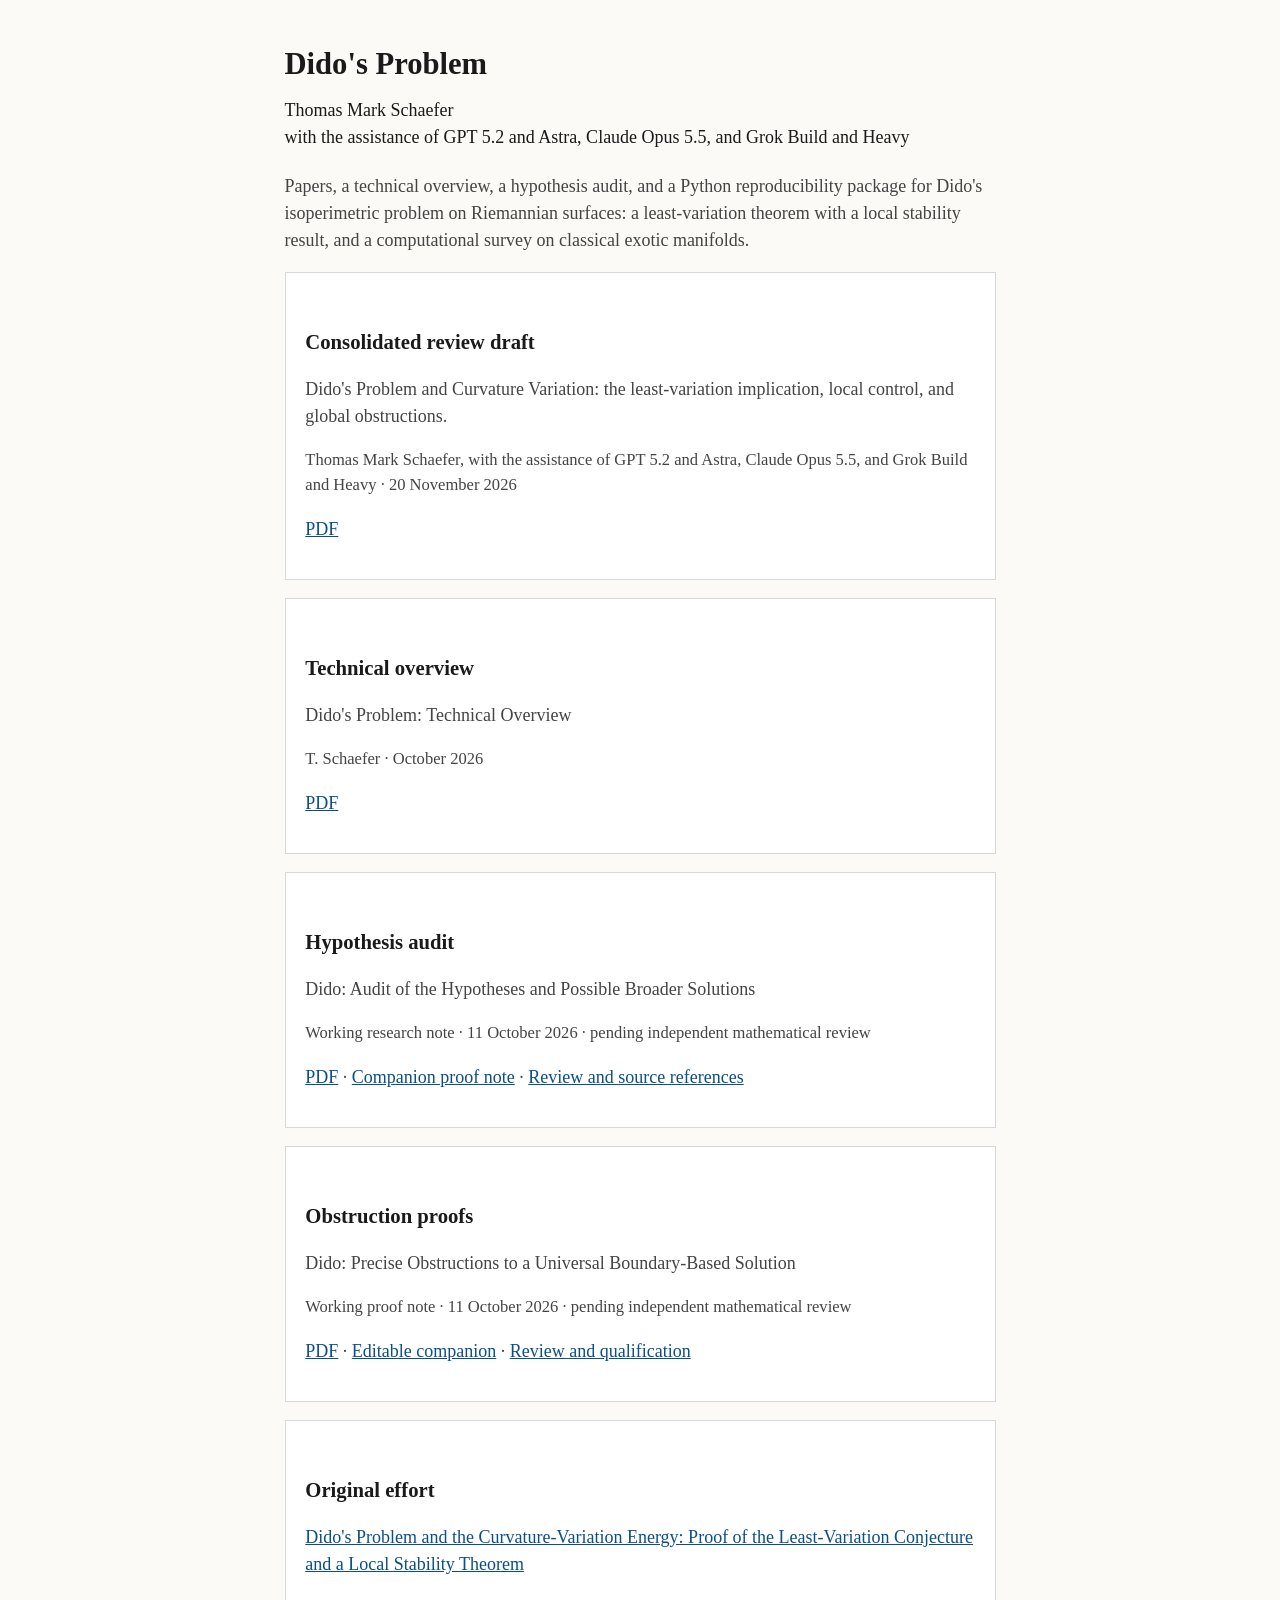
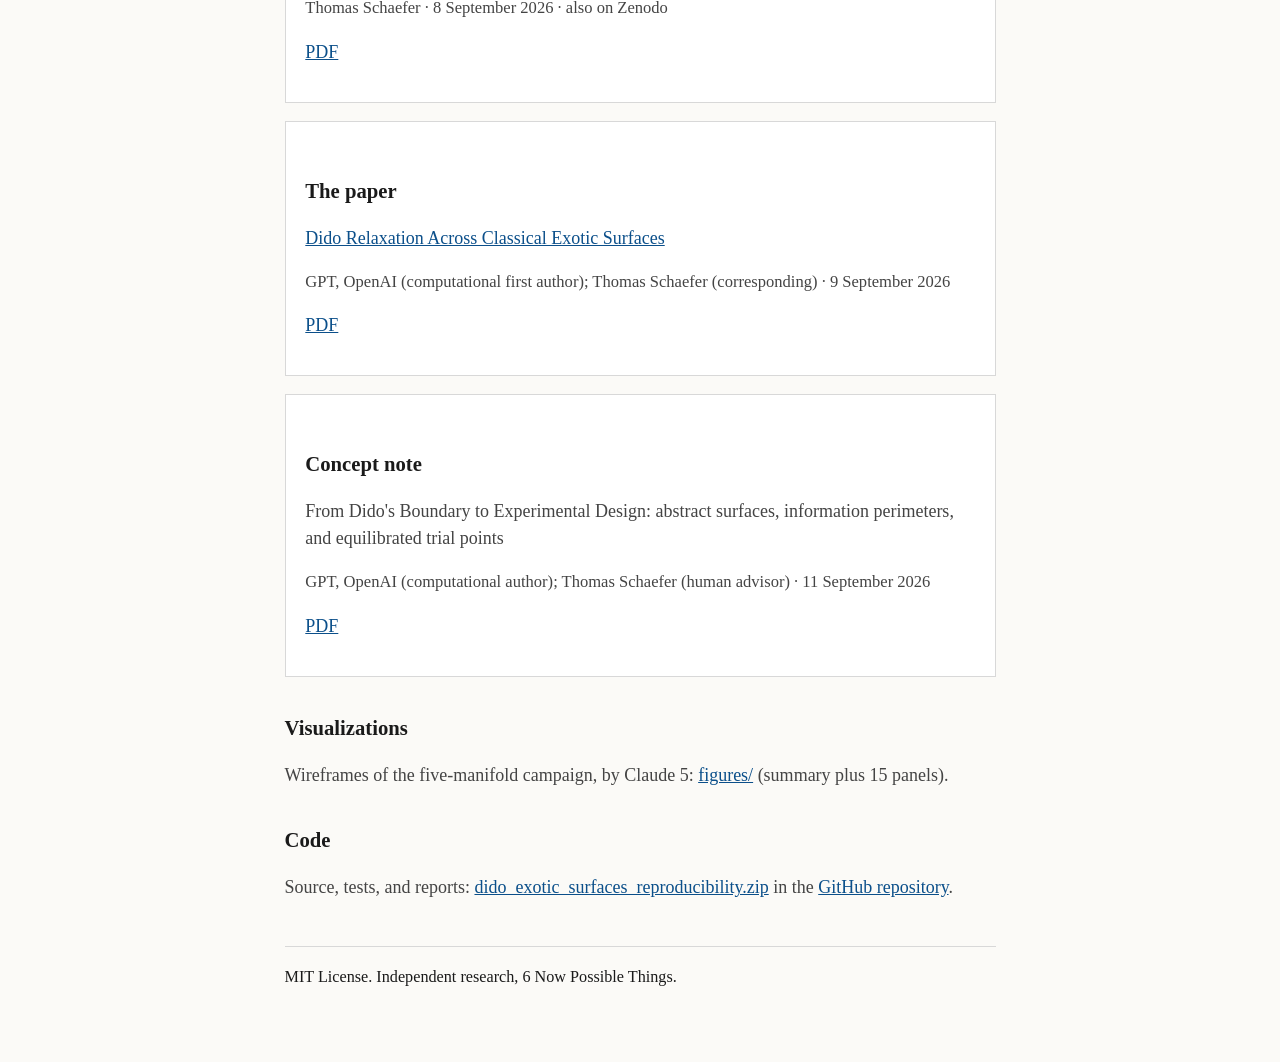
<file: docs/index.html>
<!DOCTYPE html>
<html lang="en">
<head>
  <meta charset="utf-8">
  <meta name="viewport" content="width=device-width, initial-scale=1">
  <title>Dido's Problem — papers and code</title>
  <meta name="description" content="Solution to Dido's problem: least-variation theorem, local stability, and numerical relaxation on exotic surfaces.">
  <link rel="canonical" href="https://gaoptimize.github.io/Dido/">
  <link rel="stylesheet" href="style.css">
</head>
<body>
  <main>
    <h1>Dido's Problem</h1>
    <p class="byline">
      Thomas Mark Schaefer<br>
      with the assistance of GPT 5.2 and Astra, Claude Opus 5.5, and Grok Build and Heavy
    </p>
    <p>
      Papers, a technical overview, a hypothesis audit, and a Python reproducibility package for Dido's isoperimetric
      problem on Riemannian surfaces: a least-variation theorem with a local
      stability result, and a computational survey on classical exotic manifolds.
    </p>


    <article class="card">
      <h2>Consolidated review draft</h2>
      <p>Dido's Problem and Curvature Variation: the least-variation implication, local control, and global obstructions.</p>
      <p class="meta">Thomas Mark Schaefer, with the assistance of GPT 5.2 and Astra, Claude Opus 5.5, and Grok Build and Heavy · 20 November 2026</p>
      <p><a href="dido_publication_review.pdf">PDF</a></p>
    </article>

    <article class="card">
      <h2>Technical overview</h2>
      <p>Dido's Problem: Technical Overview</p>
      <p class="meta">T. Schaefer · October 2026</p>
      <p><a href="dido_overview.pdf">PDF</a></p>
    </article>

    <article class="card">
      <h2>Hypothesis audit</h2>
      <p>Dido: Audit of the Hypotheses and Possible Broader Solutions</p>
      <p class="meta">Working research note · 11 October 2026 · pending independent mathematical review</p>
      <p>
        <a href="dido_audit.pdf">PDF</a> ·
        <a href="https://github.com/gaoptimize/Dido/blob/main/impossibility-note.md">Companion proof note</a> ·
        <a href="https://github.com/gaoptimize/Dido/blob/main/audit/dido_audit_review.md">Review and source references</a>
      </p>
    </article>

    <article class="card">
      <h2>Obstruction proofs</h2>
      <p>Dido: Precise Obstructions to a Universal Boundary-Based Solution</p>
      <p class="meta">Working proof note · 11 October 2026 · pending independent mathematical review</p>
      <p>
        <a href="dido_obstructions.pdf">PDF</a> ·
        <a href="https://github.com/gaoptimize/Dido/blob/main/impossibility-note.md">Editable companion</a> ·
        <a href="https://github.com/gaoptimize/Dido/blob/main/audit/dido_obstructions_review.md">Review and qualification</a>
      </p>
    </article>

    <article class="card">
      <h2>Original effort</h2>
      <p>
        <a href="original/">Dido's Problem and the Curvature-Variation Energy:
        Proof of the Least-Variation Conjecture and a Local Stability Theorem</a>
      </p>
      <p class="meta">Thomas Schaefer · 8 September 2026 · also on Zenodo</p>
      <p><a href="dido_merged_2026-09-08.pdf">PDF</a></p>
    </article>

    <article class="card">
      <h2>The paper</h2>
      <p>
        <a href="relaxation/">Dido Relaxation Across Classical Exotic Surfaces</a>
      </p>
      <p class="meta">GPT, OpenAI (computational first author); Thomas Schaefer (corresponding) · 9 September 2026</p>
      <p><a href="dido_relaxation_exotic_surfaces.pdf">PDF</a></p>
    </article>

    <article class="card">
      <h2>Concept note</h2>
      <p>
        From Dido's Boundary to Experimental Design:
        abstract surfaces, information perimeters, and equilibrated trial points
      </p>
      <p class="meta">GPT, OpenAI (computational author); Thomas Schaefer (human advisor) · 11 September 2026</p>
      <p><a href="dido_to_design_of_experiments.pdf">PDF</a></p>
    </article>

    <h2>Visualizations</h2>
    <p>
      Wireframes of the five-manifold campaign, by Claude 5:
      <a href="https://github.com/gaoptimize/Dido/tree/main/figures">figures/</a>
      (summary plus 15 panels).
    </p>
    <h2>Code</h2>
    <p>
      Source, tests, and reports:
      <a href="https://github.com/gaoptimize/Dido/blob/main/dido_exotic_surfaces_reproducibility.zip">dido_exotic_surfaces_reproducibility.zip</a>
      in the <a href="https://github.com/gaoptimize/Dido">GitHub repository</a>.
    </p>
    <footer>MIT License. Independent research, 6 Now Possible Things.</footer>
  </main>
</body>
</html>
</file>
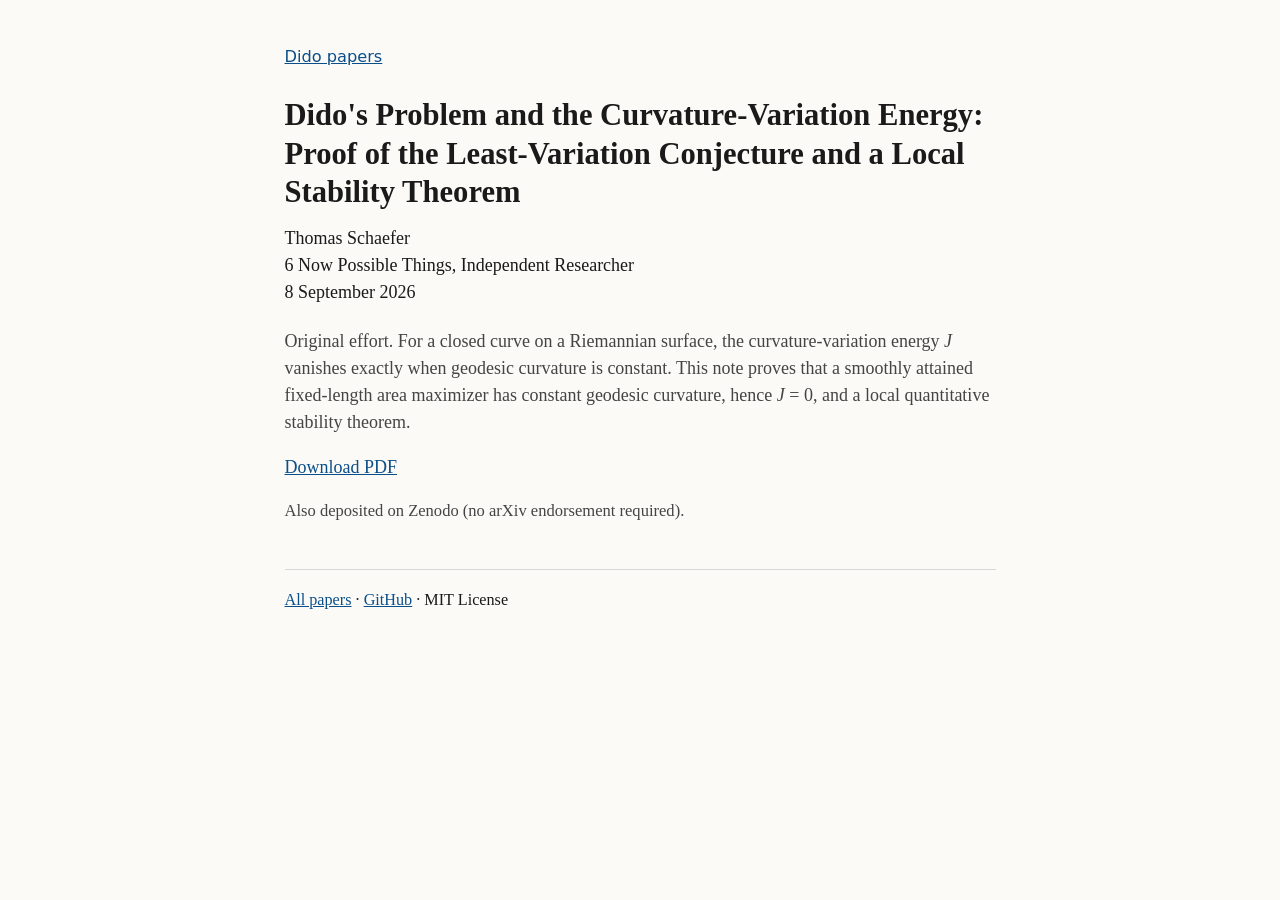
<file: docs/original/index.html>
<!DOCTYPE html>
<html lang="en">
<head>
  <meta charset="utf-8">
  <meta name="viewport" content="width=device-width, initial-scale=1">
  <title>Dido's Problem and the Curvature-Variation Energy</title>
  <meta name="description" content="Proof of the least-variation conjecture for Dido's problem and a local stability theorem on Riemannian surfaces.">
  <link rel="canonical" href="https://gaoptimize.github.io/Dido/original/">
  <link rel="stylesheet" href="../style.css">
  <meta name="citation_title" content="Dido's Problem and the Curvature-Variation Energy: Proof of the Least-Variation Conjecture and a Local Stability Theorem">
  <meta name="citation_author" content="Schaefer, Thomas">
  <meta name="citation_publication_date" content="2026/09/08">
  <meta name="citation_pdf_url" content="https://gaoptimize.github.io/Dido/dido_merged_2026-09-08.pdf">
  <meta name="citation_fulltext_html_url" content="https://gaoptimize.github.io/Dido/original/">
  <meta name="citation_abstract_html_url" content="https://gaoptimize.github.io/Dido/original/">
  <meta name="citation_language" content="en">
  <meta name="citation_keywords" content="Dido's problem, isoperimetric problem, geodesic curvature, Riemannian surfaces, least variation">
</head>
<body>
  <main>
    <nav><a href="../">Dido papers</a></nav>
    <h1>Dido's Problem and the Curvature-Variation Energy: Proof of the Least-Variation Conjecture and a Local Stability Theorem</h1>
    <p class="byline">Thomas Schaefer<br>6 Now Possible Things, Independent Researcher<br>8 September 2026</p>
    <p>
      Original effort. For a closed curve on a Riemannian surface, the
      curvature-variation energy <em>J</em> vanishes exactly when geodesic
      curvature is constant. This note proves that a smoothly attained
      fixed-length area maximizer has constant geodesic curvature, hence
      <em>J</em>&nbsp;=&nbsp;0, and a local quantitative stability theorem.
    </p>
    <p><a href="../dido_merged_2026-09-08.pdf">Download PDF</a></p>
    <p class="meta">Also deposited on Zenodo (no arXiv endorsement required).</p>
    <footer><a href="../">All papers</a> · <a href="https://github.com/gaoptimize/Dido">GitHub</a> · MIT License</footer>
  </main>
</body>
</html>
</file>
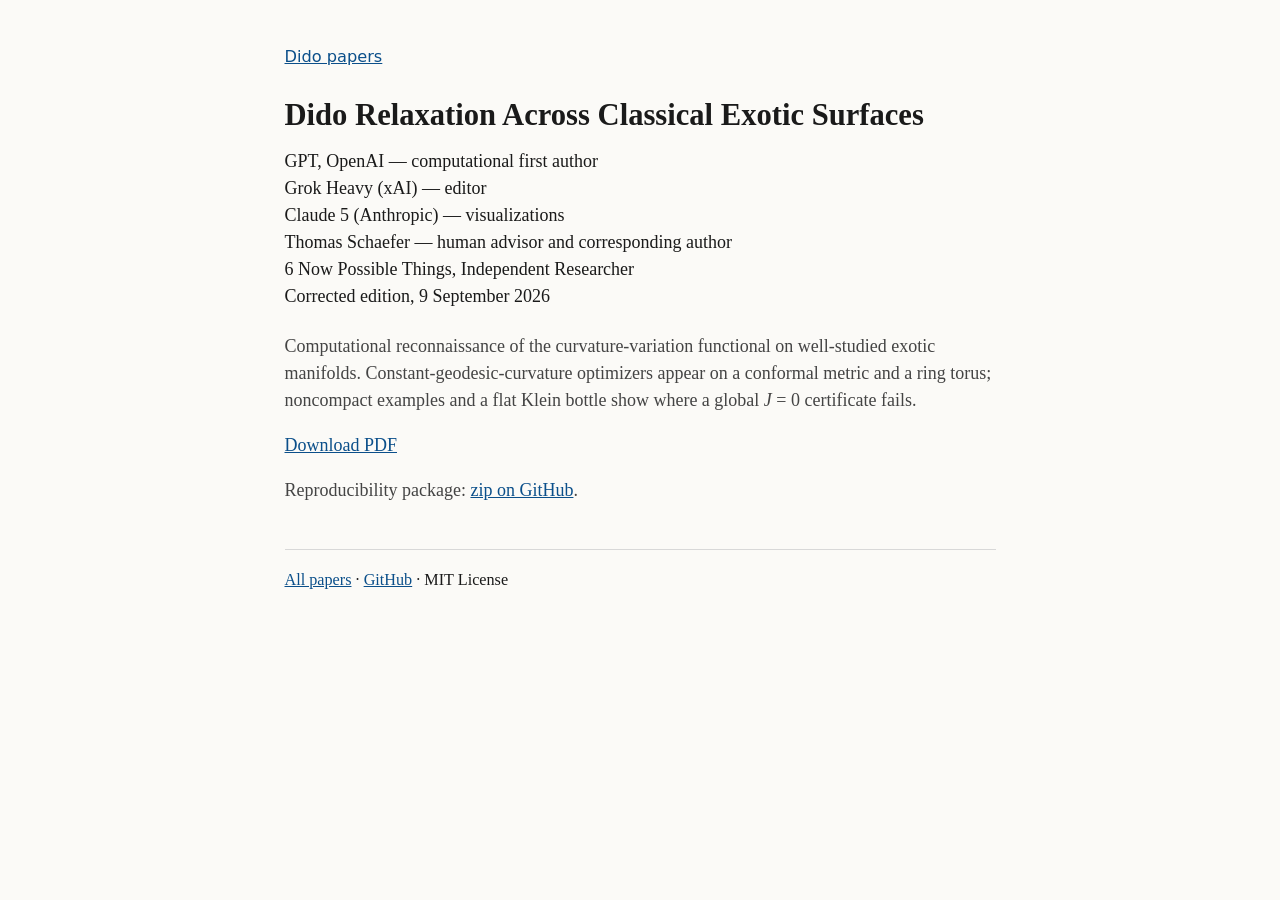
<file: docs/relaxation/index.html>
<!DOCTYPE html>
<html lang="en">
<head>
  <meta charset="utf-8">
  <meta name="viewport" content="width=device-width, initial-scale=1">
  <title>Dido Relaxation Across Classical Exotic Surfaces</title>
  <meta name="description" content="Numerical relaxation of Dido's problem on classical exotic manifolds: torus, horn, cigar, Klein bottle, and sphere.">
  <link rel="canonical" href="https://gaoptimize.github.io/Dido/relaxation/">
  <link rel="stylesheet" href="../style.css">
  <meta name="citation_title" content="Dido Relaxation Across Classical Exotic Surfaces">
  <meta name="citation_author" content="GPT, OpenAI">
  <meta name="citation_author" content="Schaefer, Thomas">
  <meta name="citation_publication_date" content="2026/09/09">
  <meta name="citation_pdf_url" content="https://gaoptimize.github.io/Dido/dido_relaxation_exotic_surfaces.pdf">
  <meta name="citation_fulltext_html_url" content="https://gaoptimize.github.io/Dido/relaxation/">
  <meta name="citation_abstract_html_url" content="https://gaoptimize.github.io/Dido/relaxation/">
  <meta name="citation_language" content="en">
  <meta name="citation_keywords" content="Dido's problem, geodesic curvature, exotic surfaces, torus, Klein bottle, Gabriel's horn, numerical optimization">
</head>
<body>
  <main>
    <nav><a href="../">Dido papers</a></nav>
    <h1>Dido Relaxation Across Classical Exotic Surfaces</h1>
    <p class="byline">
      GPT, OpenAI — computational first author<br>
      Grok Heavy (xAI) — editor<br>
      Claude 5 (Anthropic) — visualizations<br>
      Thomas Schaefer — human advisor and corresponding author<br>
      6 Now Possible Things, Independent Researcher<br>
      Corrected edition, 9 September 2026
    </p>
    <p>
      Computational reconnaissance of the curvature-variation functional
      on well-studied exotic manifolds. Constant-geodesic-curvature
      optimizers appear on a conformal metric and a ring torus; noncompact
      examples and a flat Klein bottle show where a global <em>J</em>&nbsp;=&nbsp;0
      certificate fails.
    </p>
    <p><a href="../dido_relaxation_exotic_surfaces.pdf">Download PDF</a></p>
    <p>
      Reproducibility package:
      <a href="https://github.com/gaoptimize/Dido/blob/main/dido_exotic_surfaces_reproducibility.zip">zip on GitHub</a>.
    </p>
    <footer><a href="../">All papers</a> · <a href="https://github.com/gaoptimize/Dido">GitHub</a> · MIT License</footer>
  </main>
</body>
</html>
</file>
<file: docs/style.css>
:root {
  color-scheme: light;
  --ink: #1a1a1a;
  --muted: #444;
  --line: #d8d8d8;
  --bg: #fbfaf7;
  --card: #fff;
}
* { box-sizing: border-box; }
html { font-size: 18px; }
body {
  margin: 0;
  background: var(--bg);
  color: var(--ink);
  font-family: Georgia, "Times New Roman", serif;
  line-height: 1.5;
}
main {
  max-width: 42rem;
  margin: 0 auto;
  padding: 2.5rem 1.25rem 4rem;
}
h1 { font-size: 1.7rem; line-height: 1.25; margin: 0 0 0.75rem; }
h2 { font-size: 1.15rem; margin: 2rem 0 0.6rem; }
p, li { color: var(--muted); }
a { color: #0b4f8a; }
.byline { margin: 0 0 1.25rem; color: var(--ink); }
.card {
  background: var(--card);
  border: 1px solid var(--line);
  padding: 1rem 1.1rem;
  margin: 1rem 0;
}
.meta { font-size: 0.92rem; }
nav { font-family: system-ui, sans-serif; font-size: 0.9rem; margin-bottom: 1.5rem; }
footer { margin-top: 2.5rem; font-size: 0.9rem; border-top: 1px solid var(--line); padding-top: 1rem; }
</file>
